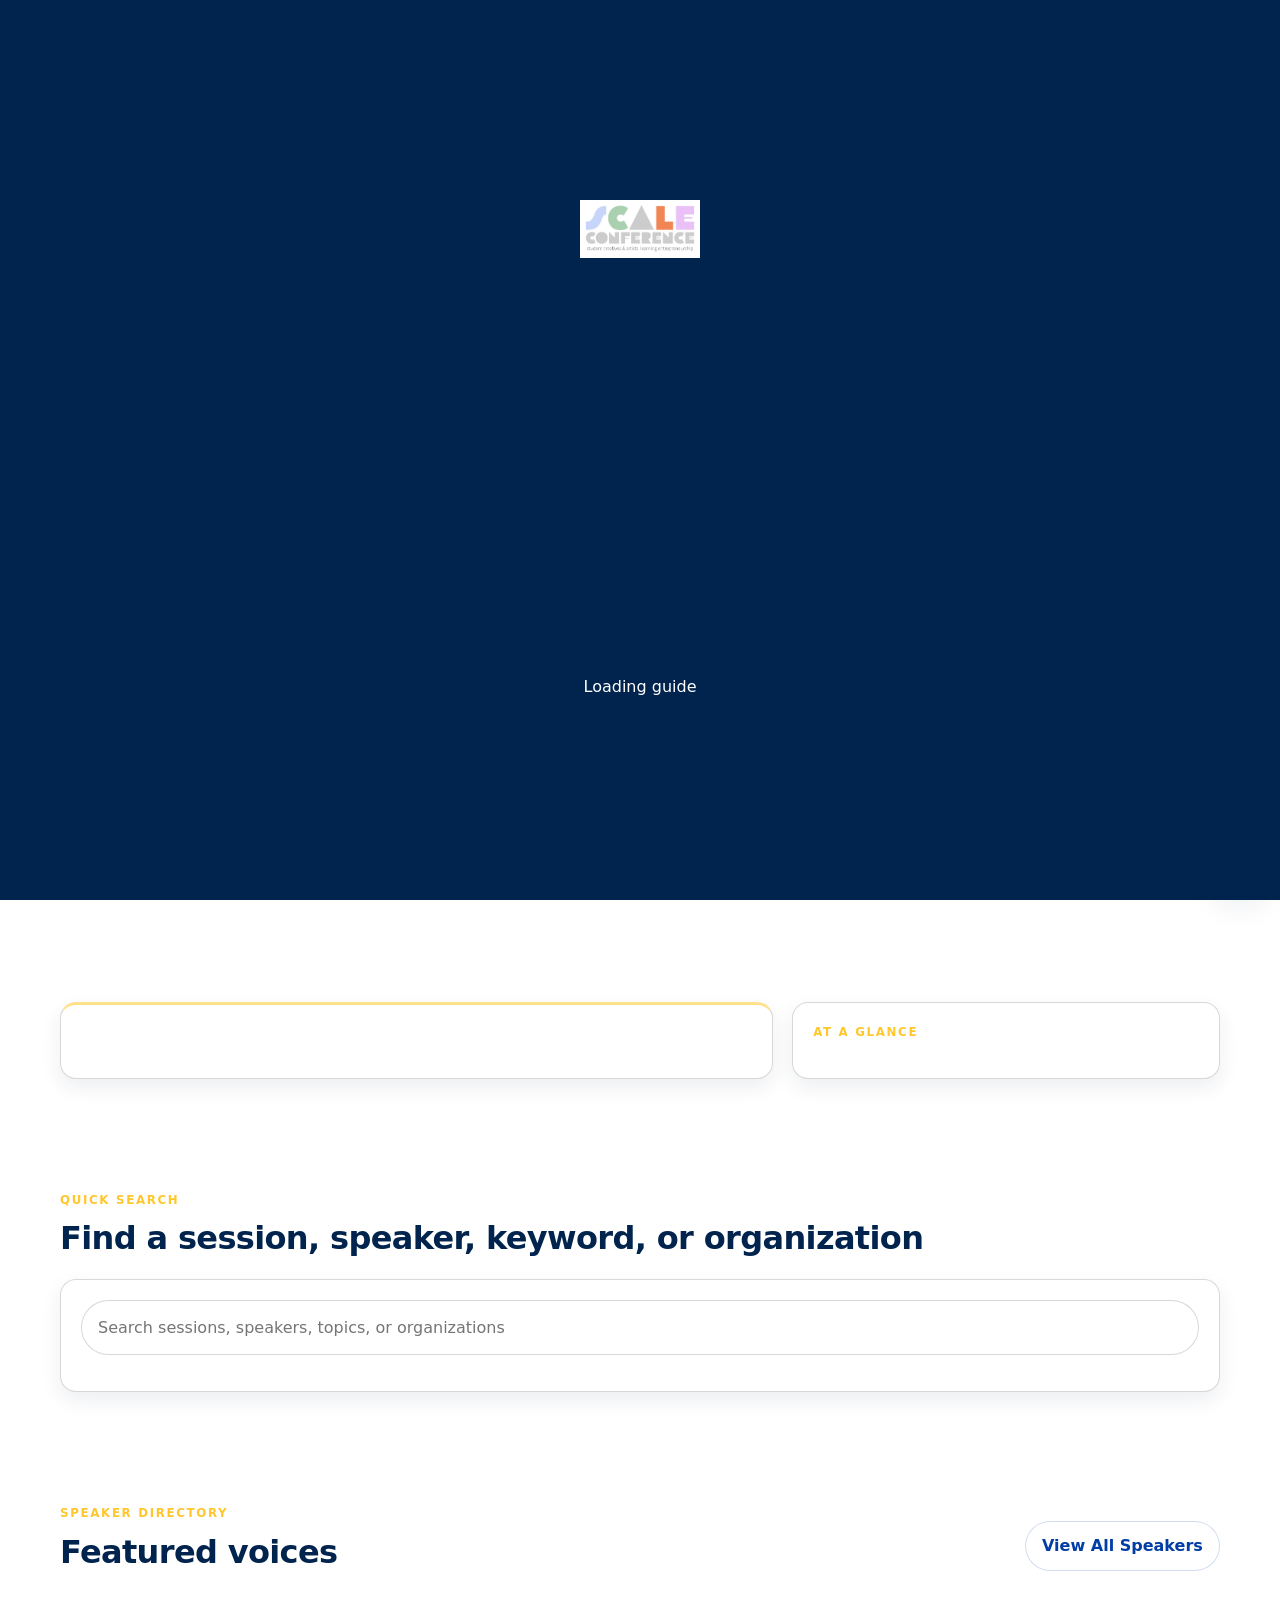
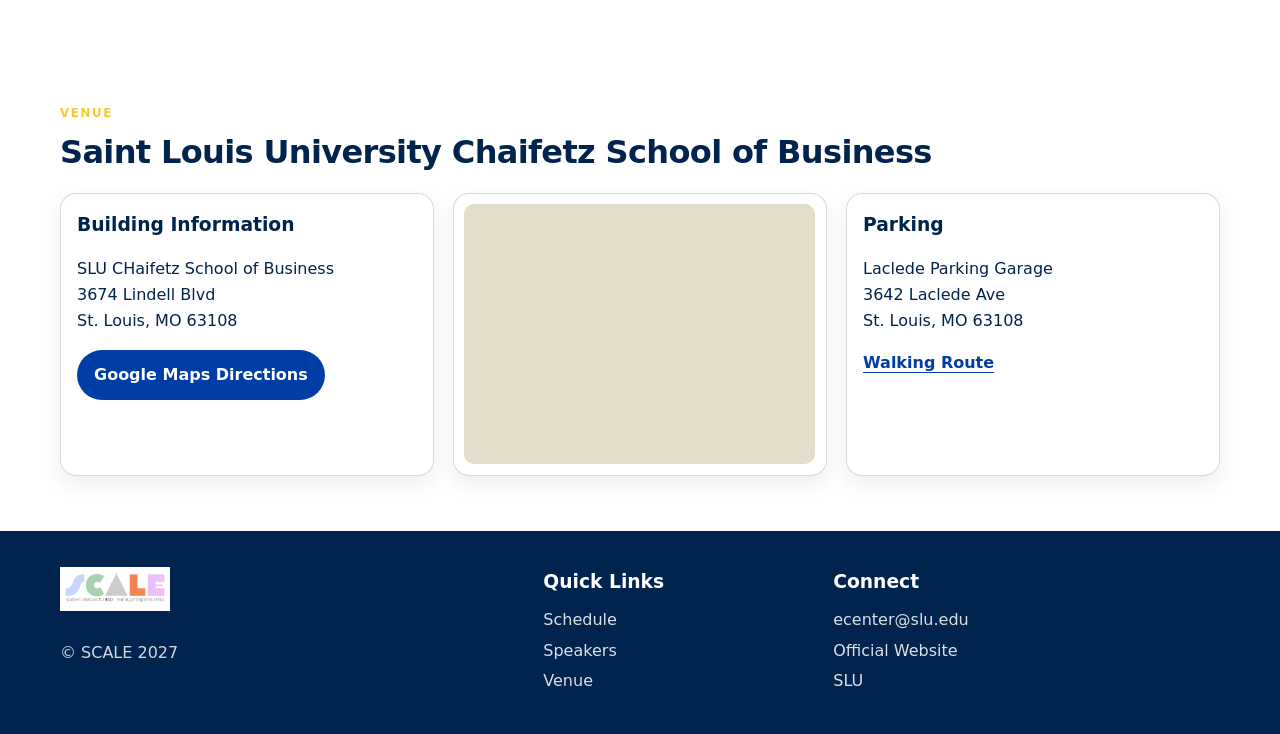
<file: index.html>
<!DOCTYPE html>
<html lang="en">
  <head>
    <meta charset="UTF-8" />
    <meta name="viewport" content="width=device-width, initial-scale=1.0, viewport-fit=cover" />
    <meta
      name="description"
      content="SCALE digital companion with dynamic schedules, speakers, search, venue details, and attendee updates."
    />
    <meta name="theme-color" content="#0b3d7c" />
    <title>SCALE 2027 | Saint Louis University</title>
    <link rel="preload" href="images/backgrounds/hero-pattern.svg" as="image" />
    <link rel="stylesheet" href="css/style.css" />
    <link rel="stylesheet" href="css/responsive.css" />
    <link rel="stylesheet" href="css/animations.css" />
  </head>
  <body data-page="home">
    <a class="skip-link" href="#main">Skip to content</a>
    <div id="loading-screen" class="loading-screen" aria-hidden="true">
      <div class="loading-logos">
        <img src="images/logos/Copy of 04 SCALE Conference with description.png" alt="SCALE" />
      </div>
      <span>Loading guide</span>
    </div>

    <header class="site-header">
      <nav class="nav container" aria-label="Primary navigation">
        <a class="brand" href="index.html" aria-label="SCALE home">
          <span class="brand-logos">
            <img src="images/logos/Copy of 04 SCALE Conference with description.png" alt="SCALE" />
          </span>
          <span class="brand-name"></span>
        </a>
        <button class="nav-toggle" type="button" aria-label="Toggle navigation" aria-expanded="false">
          <span></span><span></span><span></span>
        </button>
        <div class="nav-links">
          <a href="index.html">Home</a>
          <a href="#schedule">Schedule</a>
          <a href="speakers.html">Speakers</a>
          <a href="venue.html">Venue</a>
        </div>
      </nav>
    </header>

    <main id="main">
      <section class="hero">
        <div class="container hero-grid">
          <div class="hero-copy reveal">
            <p class="eyebrow">WELCOME TO</p>
            <h1>SCALE Conference 2027</h1>
            <p class="hero-subhead">Presented by The Chaifetz Center for Entrepreneurship, UMKC Regnier Institute for Entrepreneurship and Innovation, & Millikin University Center for Entrepreneurship </p>
            <p class="hero-date">July 22-24</p>
            <div class="hero-actions">
              <a class="btn btn-primary" href="#schedule">Explore Schedule</a>
              <a class="btn btn-secondary" href="speakers.html">Browse Speakers</a>
            </div>
          </div>
          <aside class="hero-panel reveal" aria-label="Conference highlights">
            <div class="hero-brand-card">
              <img src="images/logos/Copy of 02 SCALE with description.png" alt="SCALE" />
            </div>
            <div class="countdown-card">
              <p class="card-label">Conference Countdown</p>
              <h2>Friday, February 26, 2027</h2>
              <div id="countdown" class="countdown" aria-live="polite"></div>
            </div>
          </aside>
        </div>
      </section>

      <section id="schedule" class="section section-soft">
        <div class="container">
          <div class="section-heading split-heading">
            <div>
              <p class="eyebrow">Daily Schedule</p>
              <h2>Plan your experience</h2>
            </div>
            <div id="schedule-tabs" class="tabs" role="tablist" aria-label="Schedule days"></div>
          </div>
          <section class="daily-logistics" aria-labelledby="daily-logistics-title">
            <div>
              <p class="eyebrow">Daily Logistics</p>
              <h3 id="daily-logistics-title">Meals and shared moments</h3>
            </div>
            <div id="daily-logistics-list" class="daily-logistics-list" aria-live="polite"></div>
          </section>
          <div id="schedule-list" class="timeline" aria-live="polite"></div>
        </div>
      </section>

      <section id="keynote" class="section">
        <div class="container">
          <div class="feature-grid">
            <article id="featured-keynote" class="feature-card keynote-card"></article>
            <aside class="quick-card">
              <p class="card-label">At A Glance</p>
              <div id="conference-stats" class="stats-grid"></div>
            </aside>
          </div>
        </div>
      </section>

      <section id="search" class="section section-soft">
        <div class="container">
          <div class="section-heading">
            <p class="eyebrow">Quick Search</p>
            <h2>Find a session, speaker, keyword, or organization</h2>
          </div>
          <div class="search-shell">
            <input id="site-search" class="global-search" type="search" placeholder="Search sessions, speakers, topics, or organizations" aria-label="Search event content" />
            <div id="search-results" class="search-results" aria-live="polite"></div>
          </div>
        </div>
      </section>

      <section id="speakers-preview" class="section">
        <div class="container">
          <div class="section-heading split-heading">
            <div>
              <p class="eyebrow">Speaker Directory</p>
              <h2>Featured voices</h2>
            </div>
            <a class="btn btn-outline" href="speakers.html">View All Speakers</a>
          </div>
          <div id="speaker-preview-grid" class="speaker-grid preview-grid"></div>
        </div>
      </section>

      <section id="venue" class="section section-soft">
        <div class="container">
          <div class="section-heading">
            <p class="eyebrow">Venue</p>
            <h2>Saint Louis University Chaifetz School of Business</h2>
          </div>
          <div class="venue-layout">
            <article class="venue-card">
              <h3>Building Information</h3>
              <p>SLU CHaifetz School of Business<br />3674 Lindell Blvd<br />St. Louis, MO 63108</p>
              <div class="venue-actions">
                <a class="btn btn-primary" href="https://www.google.com/maps/dir/?api=1&destination=38.637204605740266,-90.23601499410955&travelmode=driving" target="_blank" rel="noopener noreferrer">Google Maps Directions</a>
              </div>
            </article>
            <article class="venue-card venue-map-card" aria-label="SLU CSB map">
              <iframe
                class="home-map-embed"
                width="100%"
                height="260"
                style="border:0"
                loading="lazy"
                allowfullscreen
                src="https://www.google.com/maps?q=38.637204605740266,-90.23601499410955&output=embed"
                title="Google Map for SLU Cook Hall">
              </iframe>
            </article>
            <article class="venue-card">
              <h3>Parking</h3>
              <p>Laclede Parking Garage<br />3642 Laclede Ave<br />St. Louis, MO 63108</p>
              <a class="text-link" href="https://www.google.com/maps/dir/?api=1&origin=3642%20Laclede%20Ave%2C%20St.%20Louis%2C%20MO%2063108&destination=38.637204605740266,-90.23601499410955&travelmode=walking" target="_blank" rel="noopener noreferrer">Walking Route</a>
            </article>
          </div>
        </div>
      </section>

    </main>

    <footer class="site-footer">
      <div class="container footer-grid">
        <div>
          <div class="footer-logos">
            <img src="images/logos/Copy of 02 SCALE with description.png" alt="SCALE" />
          </div>
          <p>&copy; SCALE 2027</p>
        </div>
        <div>
          <h3>Quick Links</h3>
          <a href="#schedule">Schedule</a>
          <a href="speakers.html">Speakers</a>
          <a href="venue.html">Venue</a>
        </div>
        <div>
          <h3>Connect</h3>
          <a href="mailto:ecenter@slu.edu">ecenter@slu.edu</a>
          <a href="https://www.scaleconference.art/" target="_blank" rel="noopener noreferrer">Official Website</a>
          <a href="https://www.slu.edu" target="_blank" rel="noopener noreferrer">SLU</a>
        </div>
      </div>
    </footer>
    <a class="back-to-top" href="#main" aria-label="Back to top">↑</a>

    <script src="js/utilities.js?v=20260717-4"></script>
    <script src="js/csv-loader.js?v=20260717-4"></script>
    <script src="js/schedule.js?v=20260721-1"></script>
    <script src="js/speakers.js?v=20260717-4"></script>
    <script src="js/app.js?v=20260717-4"></script>
  </body>
</html>
</file>
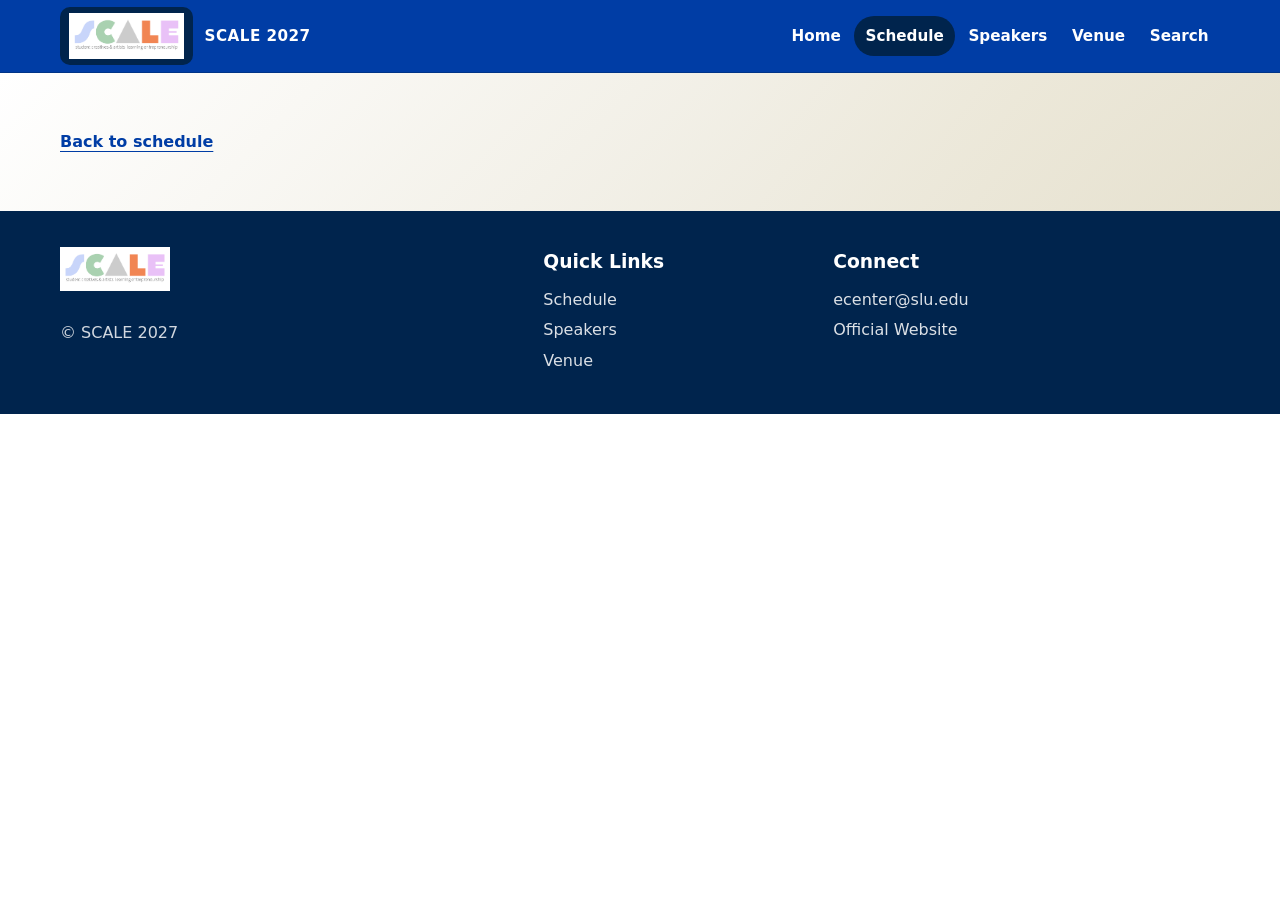
<file: session.html>
<!DOCTYPE html>
<html lang="en">
  <head>
    <meta charset="UTF-8" />
    <meta name="viewport" content="width=device-width, initial-scale=1.0, viewport-fit=cover" />
    <meta name="description" content="Dynamic session details for SCALE" />
    <meta name="theme-color" content="#0b3d7c" />
    <title>Session | SCALE 2027</title>
    <link rel="stylesheet" href="css/style.css" />
    <link rel="stylesheet" href="css/responsive.css" />
    <link rel="stylesheet" href="css/animations.css" />
  </head>
  <body data-page="session">
    <a class="skip-link" href="#main">Skip to content</a>
    <header class="site-header">
      <nav class="nav container" aria-label="Primary navigation">
        <a class="brand" href="index.html">
          <span class="brand-logos">
            <img src="images/logos/Copy of 02 SCALE with description.png" alt="SCALE" />
          </span>
          <span class="brand-name">SCALE 2027</span>
        </a>
        <button class="nav-toggle" type="button" aria-label="Toggle navigation" aria-expanded="false">
          <span></span><span></span><span></span>
        </button>
        <div class="nav-links">
          <a href="index.html">Home</a>
          <a href="index.html#schedule">Schedule</a>
          <a href="speakers.html">Speakers</a>
          <a href="venue.html">Venue</a>
          <a href="index.html#search">Search</a>
        </div>
      </nav>
    </header>

    <main id="main">
      <section class="page-hero session-page-hero">
        <div class="container">
          <a class="text-link" href="index.html#schedule">Back to schedule</a>
          <div id="session-detail" class="session-detail"></div>
        </div>
      </section>
    </main>

    <footer class="site-footer">
      <div class="container footer-grid">
        <div>
          <div class="footer-logos">
            <img src="images/logos/Copy of 02 SCALE with description.png" alt="SCALE" />
          </div>
          <p>&copy; SCALE 2027</p>
        </div>
        <div>
          <h3>Quick Links</h3>
          <a href="index.html#schedule">Schedule</a>
          <a href="speakers.html">Speakers</a>
          <a href="venue.html">Venue</a>
        </div>
        <div>
          <h3>Connect</h3>
          <a href="mailto:ecenter@slu.edu">ecenter@slu.edu</a>
          <a href="https://www.scaleconference.art/" target="_blank" rel="noopener noreferrer">Official Website</a>
        </div>
      </div>
    </footer>

    <script src="js/utilities.js?v=20260717-4"></script>
    <script src="js/csv-loader.js?v=20260717-4"></script>
    <script src="js/speakers.js?v=20260717-4"></script>
    <script src="js/schedule.js?v=20260721-1"></script>
    <script src="js/app.js?v=20260717-4"></script>
  </body>
</html>
</file>
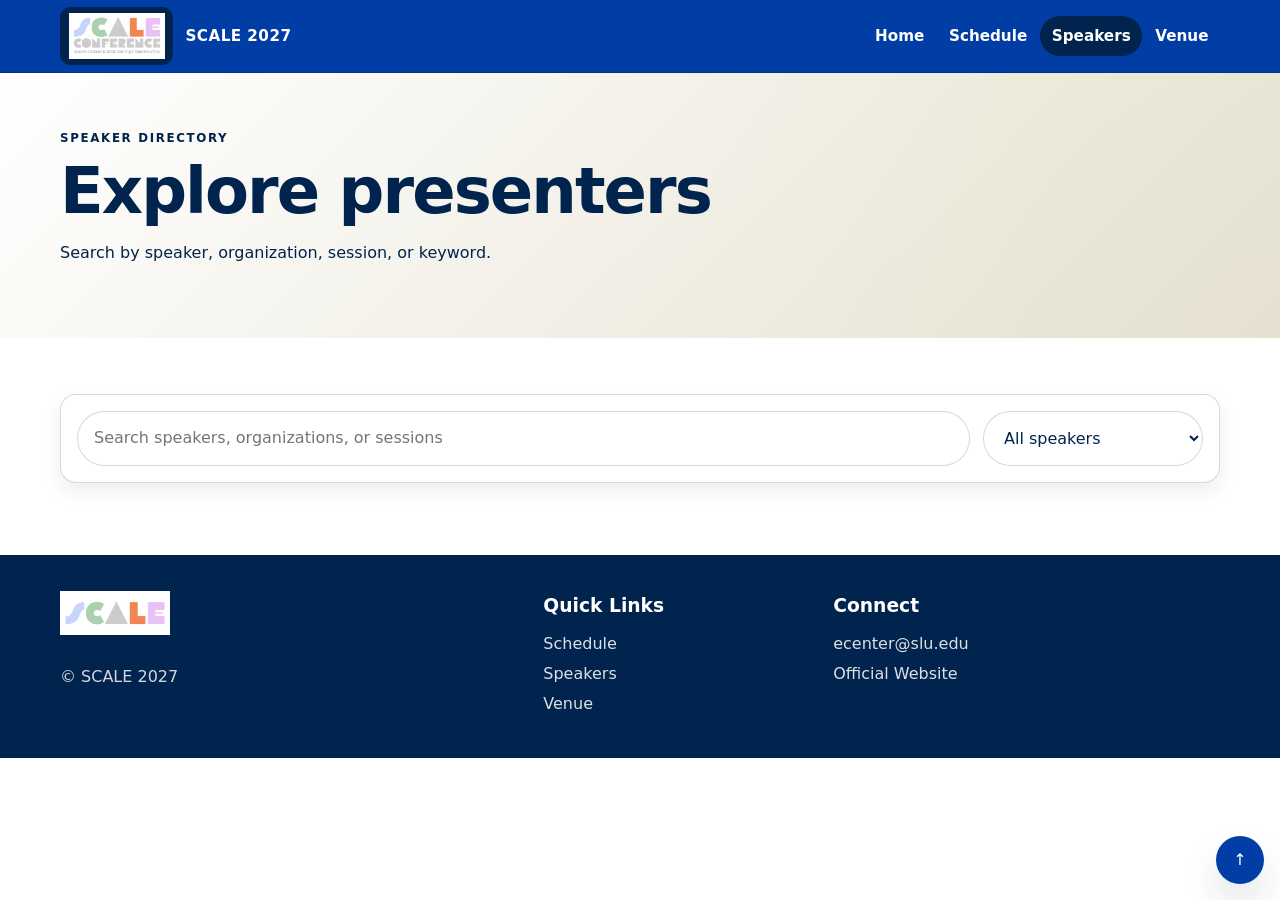
<file: speakers.html>
<!DOCTYPE html>
<html lang="en">
  <head>
    <meta charset="UTF-8" />
    <meta name="viewport" content="width=device-width, initial-scale=1.0, viewport-fit=cover" />
    <meta name="description" content="Searchable speaker directory for SCALE />
    <meta name="theme-color" content="#0b3d7c" />
    <title>Speakers | SCALE 2027</title>
    <link rel="stylesheet" href="css/style.css" />
    <link rel="stylesheet" href="css/responsive.css" />
    <link rel="stylesheet" href="css/animations.css" />
  </head>
  <body data-page="speakers">
    <a class="skip-link" href="#main">Skip to content</a>
    <header class="site-header">
      <nav class="nav container" aria-label="Primary navigation">
        <a class="brand" href="index.html">
          <span class="brand-logos">
            <img src="images/logos/Copy of 04 SCALE Conference with description.png" alt="SCALE Conference" />
          </span>
          <span class="brand-name">SCALE 2027</span>
        </a>
        <button class="nav-toggle" type="button" aria-label="Toggle navigation" aria-expanded="false">
          <span></span><span></span><span></span>
        </button>
        <div class="nav-links">
          <a href="index.html">Home</a>
          <a href="index.html#schedule">Schedule</a>
          <a href="speakers.html">Speakers</a>
          <a href="venue.html">Venue</a>
        </div>
      </nav>
    </header>

    <main id="main">
      <section class="page-hero">
        <div class="container">
          <p class="eyebrow">Speaker Directory</p>
          <h1>Explore presenters</h1>
          <p>Search by speaker, organization, session, or keyword.</p>
        </div>
      </section>

      <section class="section">
        <div class="container">
          <div class="toolbar">
            <input id="speaker-search" class="speaker-search" type="search" placeholder="Search speakers, organizations, or sessions" aria-label="Search speakers" />
            <select id="speaker-filter" aria-label="Filter speakers">
              <option value="all">All speakers</option>
              <option value="organization">With organization</option>
              <option value="email">With contact</option>
              <option value="sessions">With sessions</option>
            </select>
          </div>
          <div id="speaker-count" class="result-count"></div>
          <div id="speakers-grid" class="speaker-grid"></div>
        </div>
      </section>
    </main>

    <footer class="site-footer">
      <div class="container footer-grid">
        <div>
          <div class="footer-logos">
            <img src="images/logos/Copy of 01 SCALE.png" alt="SCALE" />
          </div>
          <p>&copy; SCALE 2027</p>
        </div>
        <div>
          <h3>Quick Links</h3>
          <a href="index.html#schedule">Schedule</a>
          <a href="speakers.html">Speakers</a>
          <a href="venue.html">Venue</a>
        </div>
        <div>
          <h3>Connect</h3>
          <a href="mailto:ecenter@slu.edu">ecenter@slu.edu</a>
          <a href="https://www.scaleconference.art/" target="_blank" rel="noopener noreferrer">Official Website</a>
        </div>
      </div>
    </footer>
    <a class="back-to-top" href="#main" aria-label="Back to top">↑</a>

    <script src="js/utilities.js?v=20260717-4"></script>
    <script src="js/csv-loader.js?v=20260717-4"></script>
    <script src="js/speakers.js?v=20260717-4"></script>
    <script src="js/app.js?v=20260717-4"></script>
  </body>
</html>
</file>
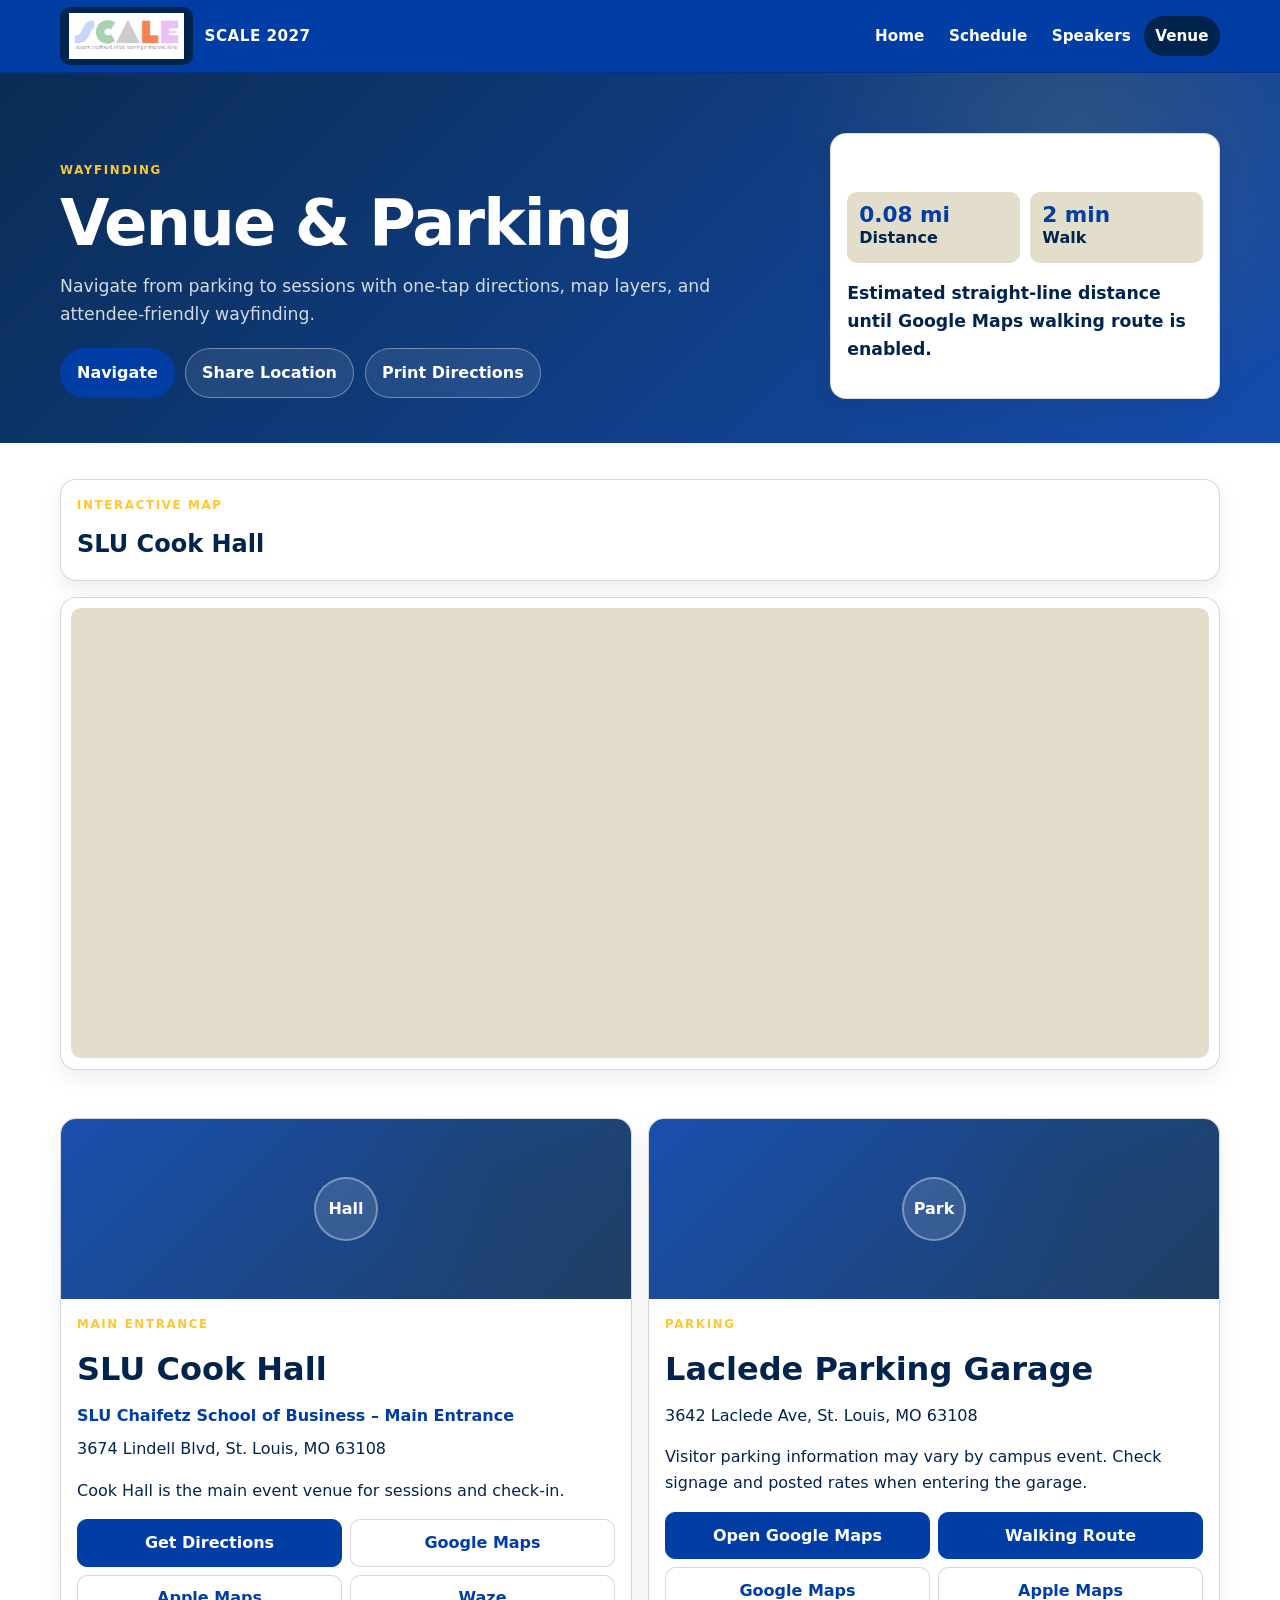
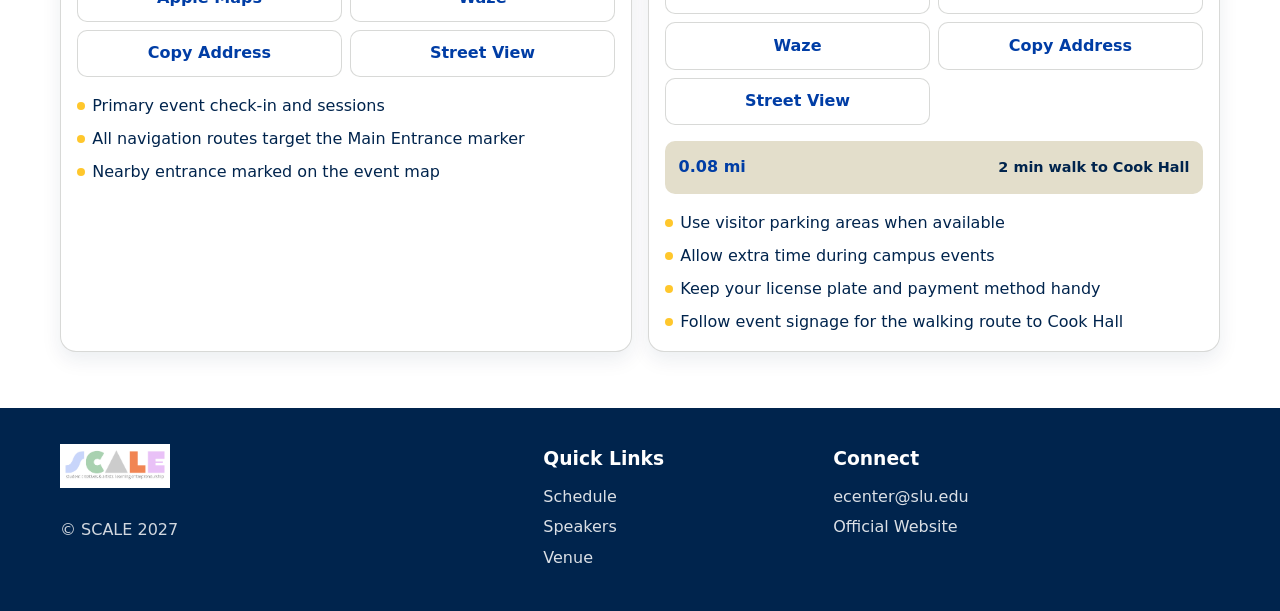
<file: venue.html>
<!DOCTYPE html>
<html lang="en">
  <head>
    <meta charset="UTF-8" />
    <meta name="viewport" content="width=device-width, initial-scale=1.0, viewport-fit=cover" />
    <meta name="description" content="Interactive venue, parking, and wayfinding guide for SCALE 2027" />
    <meta name="theme-color" content="#0b3d7c" />
    <title>Venue & Parking | SCALE 2027 </title>
    <link rel="stylesheet" href="css/style.css" />
    <link rel="stylesheet" href="css/responsive.css" />
    <link rel="stylesheet" href="css/animations.css" />
    <link rel="stylesheet" href="css/venue.css" />
  </head>
  <body data-page="venue">
    <a class="skip-link" href="#main">Skip to content</a>
    <header class="site-header">
      <nav class="nav container" aria-label="Primary navigation">
        <a class="brand" href="index.html">
          <span class="brand-logos">
            <img src="images/logos/Copy of 02 SCALE with description.png" alt="SCALE" />
          </span>
          <span class="brand-name">SCALE 2027</span>
        </a>
        <button class="nav-toggle" type="button" aria-label="Toggle navigation" aria-expanded="false">
          <span></span><span></span><span></span>
        </button>
        <div class="nav-links">
          <a href="index.html">Home</a>
          <a href="index.html#schedule">Schedule</a>
          <a href="speakers.html">Speakers</a>
          <a href="venue.html">Venue</a>
        </div>
      </nav>
    </header>

    <main id="main">
      <section class="venue-hero-pro">
        <div class="container venue-hero-grid">
          <div>
            <p class="eyebrow">Wayfinding</p>
            <h1 id="venue-hero-title">Venue & Parking</h1>
            <p id="venue-hero-subtitle">Loading venue details...</p>
            <div class="venue-hero-actions">
              <button id="primary-navigate" class="btn btn-primary" type="button">Navigate</button>
              <button id="share-location" class="btn btn-secondary" type="button">Share Location</button>
              <button id="print-directions" class="btn btn-secondary" type="button">Print Directions</button>
            </div>
          </div>
          <aside class="route-summary-card" aria-live="polite">
            <p class="card-label">Parking to Event Hall</p>
            <div class="route-metrics">
              <div><strong id="walking-distance">--</strong><span>Distance</span></div>
              <div><strong id="walking-duration">--</strong><span>Walk</span></div>
            </div>
            <p id="route-status">Route will calculate when the map loads.</p>
          </aside>
        </div>
      </section>

      <section class="venue-map-section">
        <div class="container">
          <div class="map-command-bar" aria-label="Map controls">
            <div>
              <p class="card-label">Interactive Map</p>
              <h2 id="map-heading">SLU Chaifetz School of Business</h2>
            </div>
          </div>
          <div class="map-shell-pro">
            <iframe
              class="venue-map-embed"
              width="100%"
              height="450"
              style="border:0"
              loading="lazy"
              allowfullscreen
              src="https://www.google.com/maps?q=38.637204605740266,-90.23601499410955&output=embed"
              title="Google Map for Chaifetz School of Business">
            </iframe>
          </div>
        </div>
      </section>

      <section class="section venue-detail-section">
        <div class="container">
          <div id="location-cards" class="location-card-grid"></div>
        </div>
      </section>

    </main>

    <div class="sticky-navigate">
      <button id="sticky-navigate-button" class="btn btn-primary" type="button">Navigate to Venue</button>
    </div>

    <footer class="site-footer">
      <div class="container footer-grid">
        <div>
          <div class="footer-logos">
            <img src="images/logos/Copy of 02 SCALE with description.png" alt="SCALE" />
          </div>
          <p>&copy; SCALE 2027</p>
        </div>
        <div>
          <h3>Quick Links</h3>
          <a href="index.html#schedule">Schedule</a>
          <a href="speakers.html">Speakers</a>
          <a href="venue.html">Venue</a>
        </div>
        <div>
          <h3>Connect</h3>
          <a href="mailto:ecenter">ecenter@slu.edu</a>
          <a href="https://www.slu.edu/education/" target="_blank" rel="noopener noreferrer">Official Website</a>
        </div>
      </div>
    </footer>

    <script>
      window.SLI_GOOGLE_MAPS_API_KEY = window.SLI_GOOGLE_MAPS_API_KEY || "";
    </script>
    <script src="js/utilities.js?v=20260717-4"></script>
    <script src="js/app.js?v=20260717-4"></script>
    <script src="js/venue.js?v=20260717-4"></script>
  </body>
</html>
</file>
<file: css/style.css>
:root {
  --blue: #003DA5;
  --blue-900: #00244D;
  --blue-700: #53C3EE;
  --gold: #FFC72C;
  --gray-50: #FFFFFF;
  --gray-100: #E3DECB;
  --gray-200: #C8C9C7;
  --bronze: #795D3E;
  --teal: #8FD6BD;
  --green: #8EE764;
  --orange: #ED8B00;
  --text: #00244D;
  --muted: #00244D;
  --surface: #FFFFFF;
  --border: rgba(200, 201, 199, 0.7);
  --shadow: 0 18px 34px rgba(0, 36, 77, 0.12);
  --soft-shadow: 0 8px 20px rgba(0, 36, 77, 0.08);
  --radius: 16px;
  --radius-sm: 10px;
  --container: 1160px;
  --space-1: 0.5rem;
  --space-2: 0.75rem;
  --space-3: 1rem;
  --space-4: 1.5rem;
  --space-5: 2.25rem;
  --space-6: 3rem;
  color-scheme: light;
}

* {
  box-sizing: border-box;
}

html {
  scroll-behavior: smooth;
}

body {
  margin: 0;
  overflow-x: hidden;
  color: var(--text);
  background: var(--gray-50);
  font-family: Inter, ui-sans-serif, system-ui, -apple-system, BlinkMacSystemFont, "Segoe UI", sans-serif;
  font-size: 16px;
  line-height: 1.62;
  -webkit-font-smoothing: antialiased;
  text-rendering: optimizeLegibility;
}

img {
  display: block;
  max-width: 100%;
}

a {
  color: inherit;
  text-decoration: none;
}

button,
input,
select {
  font: inherit;
}

button:focus-visible,
a:focus-visible,
input:focus-visible,
select:focus-visible {
  outline: 3px solid rgba(83, 195, 238, 0.85);
  outline-offset: 3px;
}

.skip-link {
  position: absolute;
  left: 1rem;
  top: -4rem;
  z-index: 100;
  padding: 0.75rem 1rem;
  border-radius: var(--radius-sm);
  color: #FFFFFF;
  background: var(--blue);
}

.skip-link:focus {
  top: 1rem;
}

.container {
  width: min(var(--container), calc(100% - 2rem));
  margin: 0 auto;
}

.site-header {
  position: sticky;
  top: 0;
  z-index: 50;
  border-bottom: 1px solid rgba(0, 36, 77, 0.35);
  background: var(--blue);
  backdrop-filter: blur(16px);
}

.nav {
  min-height: 72px;
  display: flex;
  align-items: center;
  justify-content: space-between;
  gap: var(--space-3);
}

.brand {
  display: inline-flex;
  align-items: center;
  gap: var(--space-2);
  min-width: 0;
}

.brand-logos,
.footer-logos,
.hero-brand-card {
  display: inline-flex;
  align-items: center;
  gap: var(--space-2);
}

.brand-logos {
  padding: 0.35rem 0.55rem;
  border-radius: var(--radius-sm);
  background: var(--blue-900);
}

.brand-logos img {
  width: auto;
  height: 46px;
  max-width: 220px;
  object-fit: contain;
}

.brand-name {
  font-weight: 900;
  letter-spacing: 0.03em;
  color: #FFFFFF;
  white-space: nowrap;
  font-size: 0.95rem;
}

.nav-links {
  display: flex;
  align-items: center;
  gap: 0.1rem;
}

.nav-links a {
  min-height: 40px;
  display: inline-flex;
  align-items: center;
  padding: 0.48rem 0.72rem;
  border-radius: 999px;
  color: #FFFFFF;
  font-weight: 800;
  font-size: 0.95rem;
  transition: background-color 180ms ease, color 180ms ease;
}

.nav-links a:hover {
  color: #FFFFFF;
  background: var(--blue-900);
}

body[data-page="home"] .nav-links a[href="index.html"],
body[data-page="speakers"] .nav-links a[href="speakers.html"],
body[data-page="session"] .nav-links a[href*="schedule"],
body[data-page="venue"] .nav-links a[href="venue.html"] {
  color: #FFFFFF;
  background: var(--blue-900);
}

.nav-toggle {
  display: none;
  width: 46px;
  height: 46px;
  border: 1px solid var(--border);
  border-radius: var(--radius-sm);
  background: #FFFFFF;
}

.nav-toggle span {
  display: block;
  width: 22px;
  height: 2px;
  margin: 4px auto;
  background: var(--blue-900);
}

.hero {
  position: relative;
  overflow: hidden;
  padding: 4.25rem 0;
  color: #FFFFFF;
  background:
    linear-gradient(90deg, rgba(0, 36, 77, 0.92), rgba(0, 61, 165, 0.84)),
    url("../images/backgrounds/hero-pattern.svg") center / cover;
}

.hero-grid,
.feature-grid,
.venue-layout,
.footer-grid {
  display: grid;
  gap: 1.2rem;
}

.hero-grid {
  grid-template-columns: minmax(0, 1.28fr) minmax(280px, 0.58fr);
  align-items: center;
}

.hero-grid > *,
.feature-grid > *,
.venue-layout > *,
.footer-grid > *,
.speaker-grid > *,
.timeline > * {
  min-width: 0;
}

.eyebrow,
.card-label {
  margin: 0 0 0.65rem;
  color: var(--gold);
  text-transform: uppercase;
  letter-spacing: 0.14em;
  font-size: 0.74rem;
  font-weight: 900;
}

.hero h1,
.page-hero h1 {
  margin: 0;
  max-width: 820px;
  font-size: clamp(2.45rem, 5.4vw, 4.7rem);
  line-height: 1.02;
  letter-spacing: -0.03em;
}

.hero-subhead {
  margin: 1rem 0 0;
  font-size: clamp(1.25rem, 2vw, 1.55rem);
  font-weight: 900;
}

.hero-date {
  margin: 0.2rem 0 0;
  color: rgba(255, 255, 255, 0.84);
  font-size: 1.12rem;
}

.hero-actions,
.venue-actions,
.chip-row {
  display: flex;
  flex-wrap: wrap;
  gap: 0.7rem;
  align-items: center;
}

.hero-actions {
  margin-top: 1.35rem;
}

.btn {
  min-height: 44px;
  display: inline-flex;
  align-items: center;
  justify-content: center;
  border: 1px solid transparent;
  border-radius: 999px;
  padding: 0.7rem 1rem;
  font-weight: 900;
  transition: transform 160ms ease, box-shadow 160ms ease, background 160ms ease, border-color 160ms ease;
}

.btn:hover {
  transform: translateY(-1px);
  box-shadow: var(--soft-shadow);
}

.btn-primary {
  color: #FFFFFF;
  background: var(--blue);
}

.hero .btn-primary {
  color: var(--blue);
  background: #FFFFFF;
}

.btn-secondary {
  color: #FFFFFF;
  border-color: rgba(255, 255, 255, 0.36);
  background: rgba(255, 255, 255, 0.09);
}

.btn-outline {
  color: var(--blue);
  border-color: rgba(0, 61, 165, 0.18);
  background: #FFFFFF;
}

.hero-panel {
  display: grid;
  gap: 1rem;
  justify-items: center;
}

.hero-brand-card,
.countdown-card,
.feature-card,
.quick-card,
.search-shell,
.session-card,
.speaker-card,
.venue-card,
.announcement-card,
.session-detail-card,
.toolbar {
  border: 1px solid var(--border);
  border-radius: var(--radius);
  background: var(--surface);
  box-shadow: var(--soft-shadow);
}

.hero-brand-card,
.countdown-card {
  padding: 0.9rem;
}

.hero-brand-card {
  width: min(100%, 300px);
  justify-content: center;
  justify-self: center;
  background: var(--blue-900);
}

.hero-brand-card img {
  width: auto;
  height: 96px;
  max-width: 260px;
  object-fit: contain;
}

.countdown-card {
  width: 100%;
}

.countdown-card h2 {
  margin: 0;
  color: var(--text);
  font-size: 1.1rem;
  line-height: 1.25;
}

.countdown,
.stats-grid {
  display: grid;
  grid-template-columns: repeat(3, minmax(0, 1fr));
  gap: 0.65rem;
  margin-top: 1rem;
}

.countdown div,
.stats-grid div {
  min-width: 0;
  padding: 0.7rem;
  border-radius: var(--radius-sm);
  text-align: center;
  background: var(--gray-100);
}

.countdown strong,
.stats-grid strong {
  display: block;
  color: var(--blue);
  font-size: 1.35rem;
  line-height: 1;
}

.countdown span,
.stats-grid span {
  color: var(--muted);
  font-size: 0.78rem;
  font-weight: 800;
}

.section,
.page-hero {
  padding: 3.5rem 0;
}

.section-soft {
  background: #FFFFFF;
}

.section-heading {
  margin-bottom: 1.35rem;
}

.split-heading {
  display: flex;
  align-items: end;
  justify-content: space-between;
  gap: 1rem;
}

.section-heading h2,
.feature-card h2,
.quick-card h2 {
  margin: 0;
  color: var(--text);
  font-size: clamp(1.65rem, 2.5vw, 2.25rem);
  line-height: 1.16;
  letter-spacing: -0.02em;
}

.section-heading p:not(.eyebrow),
.page-hero p,
.venue-card p,
.announcement-card p {
  color: var(--muted);
}

.tabs {
  display: flex;
  flex-wrap: wrap;
  gap: 0.5rem;
}

.tab-btn {
  min-height: 40px;
  border: 1px solid var(--border);
  border-radius: 999px;
  padding: 0.55rem 0.85rem;
  color: var(--muted);
  background: #FFFFFF;
  font-weight: 900;
  cursor: pointer;
}

.tab-btn.active {
  color: #FFFFFF;
  background: var(--blue);
  border-color: var(--blue);
}

.timeline {
  display: grid;
  gap: 1rem;
}

.daily-logistics {
  display: grid;
  gap: 0.75rem;
  margin: -0.25rem 0 1.35rem;
}

.daily-logistics h3 {
  margin: 0;
  color: var(--ink);
  font-size: 1rem;
}

.daily-logistics-list {
  display: flex;
  flex-wrap: wrap;
  gap: 0.6rem;
}

.logistics-card {
  display: inline-flex;
  flex-wrap: wrap;
  gap: 0.35rem 0.55rem;
  align-items: center;
  min-height: 42px;
  padding: 0.5rem 0.75rem;
  border: 1px solid rgba(11, 61, 124, 0.18);
  border-radius: 999px;
  background: #FFFFFF;
  box-shadow: var(--soft-shadow);
}

.logistics-card span {
  color: #FFFFFF;
  font-size: 0.78rem;
  font-weight: 900;
  line-height: 1;
  padding: 0.28rem 0.45rem;
  border-radius: 999px;
  background: var(--blue);
}

.logistics-card strong {
  color: var(--ink);
  font-size: 0.88rem;
  line-height: 1.25;
}

.timeline-block {
  display: grid;
  grid-template-columns: 170px minmax(0, 1fr);
  gap: 0.9rem;
  position: relative;
}

.timeline-time {
  position: sticky;
  top: 88px;
  align-self: start;
  padding: 0.7rem 0.8rem;
  border-radius: var(--radius-sm);
  color: var(--blue);
  background: #FFFFFF;
  box-shadow: var(--soft-shadow);
  font-weight: 900;
  white-space: nowrap;
}

.timeline-sessions {
  display: grid;
  grid-template-columns: repeat(2, minmax(0, 1fr));
  align-items: stretch;
  gap: 0.85rem;
}

.session-card {
  overflow: hidden;
  height: 100%;
  transition: transform 160ms ease, box-shadow 160ms ease, border-color 160ms ease;
}

.session-card:hover,
.speaker-card:hover,
.venue-card:hover,
.announcement-card:hover {
  transform: translateY(-1px);
  box-shadow: var(--shadow);
}

.session-card a {
  display: grid;
  gap: 0.65rem;
  height: 100%;
  padding: 1rem;
}

.agenda-card {
  border-color: rgba(11, 61, 124, 0.16);
  background: #FFFFFF;
  grid-column: 1 / -1;
}

.agenda-card-body {
  display: grid;
  gap: 0.65rem;
  height: 100%;
  padding: 1rem;
}

.session-card.keynote {
  border-color: rgba(255, 199, 44, 0.5);
  grid-column: 1 / -1;
}

.session-topline,
.detail-meta {
  display: flex;
  flex-wrap: wrap;
  gap: 0.55rem;
  color: var(--blue);
  font-weight: 900;
}

.session-card h3 {
  margin: 0;
  font-size: 1.05rem;
  line-height: 1.28;
}

.session-card p,
.speaker-card p {
  margin: 0;
  color: var(--muted);
}

.chip {
  display: inline-flex;
  align-items: center;
  min-height: 28px;
  padding: 0.25rem 0.55rem;
  border-radius: 999px;
  color: var(--blue);
  background: var(--gray-100);
  font-size: 0.78rem;
  font-weight: 900;
}

.feature-grid {
  grid-template-columns: 1.25fr 0.75fr;
}

.feature-card,
.quick-card,
.search-shell,
.session-detail-card {
  padding: 1.25rem;
}

.keynote-card {
  background: var(--surface);
  border-top: 3px solid rgba(255, 199, 44, 0.55);
}

.search-shell {
  display: grid;
  gap: 1rem;
}

.global-search,
.speaker-search,
#speaker-filter {
  width: 100%;
  min-height: 52px;
  border: 1px solid var(--border);
  border-radius: 999px;
  padding: 0.85rem 1rem;
  color: var(--text);
  background: #FFFFFF;
}

.search-results {
  display: grid;
  gap: 0.75rem;
}

.search-result,
.related-card {
  display: grid;
  gap: 0.35rem;
  padding: 0.9rem;
  border: 1px solid var(--border);
  border-radius: var(--radius-sm);
  background: var(--gray-50);
}

.search-result small,
.related-card span {
  color: var(--muted);
}

.speaker-grid {
  display: grid;
  grid-template-columns: repeat(2, minmax(0, 1fr));
  gap: 1rem;
}

.speaker-card {
  display: grid;
  grid-template-columns: 72px minmax(0, 1fr);
  gap: 0.9rem;
  padding: 1rem;
  height: 100%;
}

.preview-grid .speaker-card:nth-child(n + 7) {
  display: none;
}

.speaker-photo {
  width: 72px;
  height: 72px;
  border-radius: 50%;
  object-fit: cover;
  border: 3px solid rgba(255, 199, 44, 0.28);
  background: var(--gray-100);
}

.speaker-card h3 {
  margin: 0;
  line-height: 1.22;
  font-size: 1.05rem;
}

.speaker-credentials {
  color: var(--blue) !important;
  font-weight: 900;
}

.speaker-org {
  font-weight: 800;
}

.speaker-sessions {
  margin-top: 0.75rem;
  padding-top: 0.75rem;
  border-top: 1px solid var(--border);
}

.speaker-sessions h4 {
  margin: 0 0 0.35rem;
  font-size: 0.84rem;
}

.speaker-sessions ul {
  margin: 0;
  padding-left: 1rem;
  color: var(--muted);
}

.speaker-sessions li {
  margin-bottom: 0.55rem;
}

.read-more-btn {
  display: inline-flex;
  min-height: 32px;
  align-items: center;
  justify-content: center;
  margin-top: 0.3rem;
  border: 1px solid rgba(0, 61, 165, 0.18);
  border-radius: 999px;
  padding: 0.3rem 0.7rem;
  color: var(--blue);
  background: #FFFFFF;
  font-size: 0.84rem;
  font-weight: 900;
  cursor: pointer;
}

.read-more-btn:hover {
  color: #FFFFFF;
  background: var(--blue);
}

body.modal-open {
  overflow: hidden;
}

.speaker-modal {
  position: fixed;
  inset: 0;
  z-index: 100;
  display: grid;
  place-items: center;
  padding: 1rem;
  background: rgba(0, 36, 77, 0.58);
}

.speaker-modal-panel {
  position: relative;
  width: min(760px, 100%);
  max-height: min(84vh, 860px);
  overflow: auto;
  padding: 1.25rem;
  border-radius: var(--radius-sm);
  color: var(--text);
  background: #FFFFFF;
  box-shadow: var(--shadow);
}

.modal-close {
  position: absolute;
  top: 0.8rem;
  right: 0.8rem;
  width: 40px;
  height: 40px;
  border: 1px solid var(--border);
  border-radius: 50%;
  color: var(--blue-900);
  background: #FFFFFF;
  font-size: 1.4rem;
  line-height: 1;
  cursor: pointer;
}

.speaker-profile-head {
  display: grid;
  grid-template-columns: 84px minmax(0, 1fr);
  gap: 1rem;
  align-items: center;
  padding-right: 3rem;
}

.speaker-profile-head .speaker-photo {
  width: 84px;
  height: 84px;
}

.speaker-profile-head h2 {
  margin: 0;
  line-height: 1.12;
}

.profile-sessions {
  display: grid;
  gap: 1rem;
  margin-top: 1.2rem;
}

.profile-session {
  padding-top: 1rem;
  border-top: 1px solid var(--border);
}

.profile-session h3 {
  margin: 0 0 0.55rem;
  line-height: 1.22;
}

.profile-description {
  white-space: pre-wrap;
}

.toolbar {
  display: grid;
  grid-template-columns: 1fr 220px;
  gap: 0.8rem;
  padding: 1rem;
  margin-bottom: 0.8rem;
}

.result-count {
  margin-bottom: 1rem;
  color: var(--muted);
  font-weight: 800;
}

.venue-layout {
  grid-template-columns: repeat(3, minmax(0, 1fr));
}

.venue-card {
  padding: 1rem;
}

.venue-map-card {
  padding: 0.65rem;
}

.home-map-embed {
  display: block;
  width: 100%;
  height: 260px;
  border-radius: var(--radius-sm);
  background: var(--gray-100);
}

.venue-card h3,
.announcement-card h3 {
  margin: 0 0 0.45rem;
  display: block;
}

.map-art {
  position: relative;
  min-height: 210px;
  margin-bottom: 1rem;
  overflow: hidden;
  border-radius: var(--radius-sm);
  background:
    linear-gradient(90deg, transparent 48%, rgba(0, 61, 165,.18) 48% 52%, transparent 52%),
    linear-gradient(0deg, transparent 48%, rgba(0, 61, 165,.16) 48% 52%, transparent 52%),
    var(--gray-100);
}

.pin {
  position: absolute;
  width: 22px;
  height: 22px;
  border: 4px solid #FFFFFF;
  border-radius: 50%;
  background: var(--gold);
  box-shadow: 0 0 0 8px rgba(0, 61, 165,.12);
}

.pin-building {
  left: 28%;
  top: 35%;
}

.pin-parking {
  right: 22%;
  bottom: 26%;
  background: var(--blue);
}

.route-line {
  position: absolute;
  left: 34%;
  top: 45%;
  width: 42%;
  height: 4px;
  border-radius: 999px;
  background: var(--blue);
  transform: rotate(18deg);
}

.text-link {
  color: var(--blue);
  font-weight: 900;
  text-decoration: underline;
  text-underline-offset: 4px;
}

.announcement-grid,
.related-grid {
  display: grid;
  grid-template-columns: repeat(4, minmax(0, 1fr));
  gap: 0.9rem;
  margin-top: 1rem;
}

.announcement-card {
  padding: 1rem;
  height: 100%;
}

code {
  padding: 0.1rem 0.35rem;
  border-radius: 6px;
  color: var(--blue);
  background: var(--gray-100);
}

.page-hero {
  background:
    linear-gradient(135deg, rgba(255,255,255,.92), rgba(227, 222, 203,.92)),
    radial-gradient(circle at 80% 10%, rgba(255, 199, 44,.18), transparent 28%);
}

.page-hero h1 {
  color: var(--text);
  font-size: clamp(2.3rem, 5vw, 4.5rem);
}

.session-detail-card h1 {
  margin: 0;
  font-size: clamp(2rem, 4vw, 4rem);
  line-height: 1.04;
}

.session-detail-card h2 {
  margin: 1.4rem 0 0.45rem;
}

.mini-speaker {
  display: grid;
  grid-template-columns: 58px 1fr;
  gap: 0.75rem;
  align-items: start;
  padding: 0.8rem;
  border-radius: var(--radius-sm);
  background: var(--gray-50);
}

.mini-speaker img {
  width: 58px;
  height: 58px;
  border-radius: 50%;
}

.site-footer {
  padding: 2.25rem 0;
  color: rgba(255,255,255,.82);
  background: var(--blue-900);
}

.footer-grid {
  grid-template-columns: minmax(0, 1.2fr) minmax(180px, 0.7fr) minmax(220px, 1fr);
  align-items: start;
}

.footer-grid h3 {
  margin: 0 0 0.6rem;
  color: #FFFFFF;
}

.footer-grid a {
  display: block;
  margin: 0.28rem 0;
  color: rgba(255,255,255,.86);
}

.footer-logos {
  margin-bottom: 0.8rem;
  gap: 0.75rem;
}

.footer-logos img {
  width: auto;
  height: 44px;
  max-width: 240px;
  object-fit: contain;
}

.back-to-top {
  position: fixed;
  right: 1rem;
  bottom: 1rem;
  z-index: 40;
  width: 48px;
  height: 48px;
  display: grid;
  place-items: center;
  border-radius: 50%;
  color: #FFFFFF;
  background: var(--blue);
  box-shadow: var(--shadow);
}

.loading-screen {
  position: fixed;
  inset: 0;
  z-index: 200;
  display: grid;
  place-items: center;
  gap: 1rem;
  color: #FFFFFF;
  background: var(--blue-900);
  transition: opacity 300ms ease, visibility 300ms ease;
}

.loading-screen.loaded {
  opacity: 0;
  visibility: hidden;
}

.loading-logos {
  display: flex;
  gap: 0.8rem;
}

.loading-logos img {
  height: 58px;
  width: auto;
  max-width: 280px;
  object-fit: contain;
}

.empty-state {
  padding: 1rem;
  border-radius: var(--radius-sm);
  color: var(--muted);
  background: var(--gray-100);
}

@media (prefers-color-scheme: dark) {
  :root {
    --gray-50: #FFFFFF;
    --gray-100: #E3DECB;
    --gray-200: #C8C9C7;
    --surface: #FFFFFF;
    --text: #00244D;
    --muted: #00244D;
    --border: rgba(0, 36, 77, 0.12);
  }

  .section-soft,
  .tab-btn,
  .btn-outline,
  .global-search,
  .speaker-search,
  #speaker-filter {
    background: #FFFFFF;
  }

  .site-header {
    background: var(--blue);
  }

  .countdown-card,
  .feature-card,
  .quick-card,
  .search-shell,
  .session-card,
  .speaker-card,
  .venue-card,
  .announcement-card,
  .session-detail-card,
  .toolbar,
  .search-result,
  .related-card,
  .timeline-time,
  .empty-state {
    background: #FFFFFF;
    color: var(--text);
  }

  .brand-logos,
  .hero-brand-card {
    background: var(--blue-900);
  }

  .countdown div,
  .stats-grid div,
  .chip,
  code,
  .mini-speaker,
  .map-art {
    background: var(--gray-100);
  }

  .nav-links a,
  .section-heading p:not(.eyebrow),
  .page-hero p,
  .venue-card p,
  .announcement-card p,
  .session-card p,
  .speaker-card p,
  .search-result small,
  .related-card span,
  .countdown span,
  .stats-grid span {
    color: var(--muted);
  }

  .session-card h3,
  .speaker-card h3,
  .venue-card h3,
  .announcement-card h3,
  .countdown-card h2,
  .section-heading h2,
  .feature-card h2,
  .quick-card h2,
  .brand-name,
  .page-hero h1 {
    color: var(--text);
  }

  .session-topline,
  .detail-meta,
  .chip,
  .text-link {
    color: var(--blue);
  }
}
</file>
<file: css/responsive.css>
.nav.open .nav-links {
  display: flex;
}

@media (max-width: 1080px) {
  .brand-name {
    display: none;
  }

  .brand-logos img {
    max-width: 196px;
  }

  .speaker-grid {
    grid-template-columns: repeat(2, minmax(0, 1fr));
  }
}

@media (max-width: 880px) {
  .hero-grid,
  .feature-grid,
  .venue-layout,
  .footer-grid {
    grid-template-columns: 1fr;
  }

  .timeline-block {
    grid-template-columns: 1fr;
  }

  .timeline-sessions {
    grid-template-columns: 1fr;
  }

  .timeline-time {
    position: static;
  }

  .split-heading {
    align-items: start;
    flex-direction: column;
  }
}

@media (max-width: 720px) {
  .container {
    width: min(100% - 1.5rem, var(--container));
  }

  .nav {
    min-height: 68px;
  }

  .nav-toggle {
    display: block;
  }

  .nav-links {
    position: absolute;
    top: 68px;
    left: 0.75rem;
    right: 0.75rem;
    display: none;
    flex-direction: column;
    align-items: stretch;
    padding: 0.75rem;
    border: 1px solid var(--border);
    border-radius: var(--radius);
    background: rgba(255, 255, 255, 0.98);
    box-shadow: var(--shadow);
  }

  .nav-links a {
    justify-content: flex-start;
    color: var(--blue-900);
  }

  .brand-logos img {
    height: 38px;
    max-width: 180px;
  }

  .hero {
    padding: 3rem 0;
  }

  .hero h1 {
    font-size: 2.7rem;
  }

  .hero-actions,
  .venue-actions {
    flex-direction: column;
    align-items: stretch;
  }

  .btn {
    width: 100%;
  }

  .speaker-grid,
  .announcement-grid,
  .related-grid {
    grid-template-columns: 1fr;
  }

  .toolbar {
    grid-template-columns: 1fr;
  }

  .session-card a,
  .feature-card,
  .quick-card,
  .search-shell,
  .venue-card,
  .session-detail-card {
    padding: 1rem;
  }

  .section,
  .page-hero {
    padding: 2.75rem 0;
  }
}

@media (max-width: 480px) {
  .container {
    width: min(100% - 1rem, var(--container));
  }

  .brand-logos {
    gap: 0.45rem;
    padding: 0.3rem 0.45rem;
  }

  .brand-logos img {
    height: 34px;
    max-width: 160px;
  }

  .hero h1 {
    font-size: 2.2rem;
    letter-spacing: -0.025em;
  }

  .hero-panel {
    justify-items: center;
  }

  .hero-brand-card {
    width: min(100%, 340px);
    justify-self: center;
    justify-content: center;
  }

  .hero-brand-card img {
    height: 70px;
    max-width: 220px;
  }

  .countdown,
  .stats-grid {
    grid-template-columns: 1fr;
  }

  .speaker-card {
    grid-template-columns: 1fr;
  }

  .speaker-profile-head {
    grid-template-columns: 1fr;
    padding-right: 2.8rem;
  }

  .speaker-photo {
    width: 70px;
    height: 70px;
  }
}
</file>
<file: css/animations.css>
.reveal {
  opacity: 0;
  transform: translateY(16px);
  transition: opacity 520ms ease, transform 520ms ease;
}

.reveal.visible {
  opacity: 1;
  transform: translateY(0);
}

.session-card,
.speaker-card,
.venue-card,
.announcement-card,
.btn,
.search-result,
.related-card {
  will-change: transform;
}

.loading-screen span {
  animation: pulseText 1.4s ease-in-out infinite;
}

@keyframes pulseText {
  0%,
  100% {
    opacity: 0.55;
  }
  50% {
    opacity: 1;
  }
}

@media (prefers-reduced-motion: reduce) {
  *,
  *::before,
  *::after {
    animation-duration: 0.01ms !important;
    animation-iteration-count: 1 !important;
    scroll-behavior: auto !important;
    transition-duration: 0.01ms !important;
  }

  .reveal {
    opacity: 1;
    transform: none;
  }
}
</file>
<file: css/venue.css>
.venue-hero-pro {
  padding: 3.75rem 0 2.75rem;
  color: #FFFFFF;
  background:
    radial-gradient(circle at 84% 20%, rgba(255, 199, 44, 0.12), transparent 26%),
    linear-gradient(135deg, rgba(0, 36, 77, 0.96), rgba(0, 61, 165, 0.92));
}

.venue-hero-grid {
  display: grid;
  grid-template-columns: minmax(0, 1.2fr) minmax(280px, 0.62fr);
  gap: 1rem;
  align-items: end;
}

.venue-hero-pro h1 {
  margin: 0;
  font-size: clamp(2.4rem, 5vw, 4.4rem);
  line-height: 1.02;
  letter-spacing: -0.03em;
}

.venue-hero-pro p:not(.eyebrow) {
  max-width: 680px;
  color: rgba(255, 255, 255, 0.82);
  font-size: 1.08rem;
}

.venue-hero-actions {
  display: flex;
  flex-wrap: wrap;
  gap: 0.65rem;
  margin-top: 1.2rem;
}

.route-summary-card,
.map-command-bar,
.map-shell-pro,
.location-card {
  border: 1px solid var(--border);
  border-radius: var(--radius);
  background: var(--surface);
  box-shadow: var(--soft-shadow);
}

.route-summary-card {
  padding: 1rem;
  color: var(--text);
}

.route-summary-card .card-label {
  color: var(--gold);
}

.route-metrics {
  display: grid;
  grid-template-columns: repeat(2, minmax(0, 1fr));
  gap: 0.65rem;
  margin: 0.85rem 0;
}

.route-metrics div {
  min-width: 0;
  padding: 0.75rem;
  border-radius: var(--radius-sm);
  background: var(--gray-100);
}

.route-metrics strong {
  display: block;
  color: var(--blue);
  font-size: 1.35rem;
  line-height: 1;
}

.route-metrics span,
#route-status {
  color: var(--muted);
  font-weight: 800;
}

.venue-map-section {
  padding: 2.25rem 0 0;
  background: var(--gray-50);
}

.map-command-bar {
  display: flex;
  justify-content: space-between;
  align-items: end;
  gap: 0.9rem;
  padding: 1rem;
  margin-bottom: 1rem;
}

.map-command-bar h2 {
  margin: 0;
}

.map-shell-pro {
  position: relative;
  overflow: hidden;
  padding: 0.65rem;
}

.venue-map-embed {
  width: 100%;
  border-radius: var(--radius-sm);
  overflow: hidden;
  background: var(--gray-100);
}

.venue-map-embed {
  display: block;
  height: 450px;
}

.fallback-map-art {
  position: relative;
  width: min(100%, 620px);
  min-height: 300px;
  overflow: hidden;
  border-radius: 22px;
  background:
    linear-gradient(90deg, transparent 48%, rgba(0, 61, 165,.18) 48% 52%, transparent 52%),
    linear-gradient(0deg, transparent 48%, rgba(0, 61, 165,.16) 48% 52%, transparent 52%),
    radial-gradient(circle at 26% 36%, rgba(255, 199, 44,.28), transparent 10%),
    radial-gradient(circle at 72% 64%, rgba(0, 61, 165,.22), transparent 12%),
    #E3DECB;
}

.fallback-pin {
  position: absolute;
  width: 28px;
  height: 28px;
  border: 4px solid #FFFFFF;
  border-radius: 50%;
  box-shadow: 0 0 0 10px rgba(0, 61, 165,.14);
  animation: markerPulse 1.8s ease-in-out infinite;
}

.venue-pin {
  left: 25%;
  top: 34%;
  background: var(--gold);
}

.parking-pin {
  right: 23%;
  bottom: 28%;
  background: var(--blue);
}

.fallback-route {
  position: absolute;
  left: 31%;
  top: 46%;
  width: 44%;
  height: 5px;
  border-radius: 999px;
  background: var(--blue);
  transform: rotate(19deg);
}

@keyframes markerPulse {
  0%,
  100% { transform: scale(1); }
  50% { transform: scale(1.12); }
}

.venue-detail-section {
  padding-top: 3rem;
}

.location-card-grid {
  display: grid;
  grid-template-columns: repeat(2, minmax(0, 1fr));
  gap: 1rem;
}

.location-card {
  overflow: hidden;
}

.location-image {
  min-height: 180px;
  display: grid;
  place-items: center;
  color: #FFFFFF;
  background:
    linear-gradient(135deg, rgba(0, 61, 165,.9), rgba(0, 36, 77,.88)),
    radial-gradient(circle at 75% 24%, rgba(255, 199, 44,.3), transparent 28%);
}

.location-image span {
  width: 64px;
  height: 64px;
  display: grid;
  place-items: center;
  border: 2px solid rgba(255,255,255,.35);
  border-radius: 50%;
  background: rgba(255,255,255,.12);
  font-weight: 900;
}

.location-content {
  padding: 1rem;
}

.location-content h2 {
  margin: 0 0 0.4rem;
  font-size: clamp(1.4rem, 2.6vw, 2rem);
}

.location-content address {
  margin-bottom: 1rem;
  color: var(--muted);
  font-style: normal;
}

.navigation-label {
  margin: 0 0 0.45rem;
  color: var(--blue);
  font-weight: 900;
}

.action-grid {
  display: grid;
  grid-template-columns: repeat(2, minmax(0, 1fr));
  gap: 0.5rem;
  margin: 1rem 0;
}

.action-button {
  min-height: 42px;
  border: 1px solid var(--border);
  border-radius: var(--radius-sm);
  padding: 0.6rem 0.7rem;
  color: var(--blue);
  background: #FFFFFF;
  font-weight: 900;
  cursor: pointer;
  text-align: center;
}

.action-button.primary {
  color: #FFFFFF;
  border-color: var(--blue);
  background: var(--blue);
}

.info-list {
  display: grid;
  gap: 0.45rem;
  padding: 0;
  margin: 1rem 0 0;
  list-style: none;
}

.info-list li {
  display: flex;
  gap: 0.45rem;
  color: var(--muted);
}

.info-list li::before {
  content: "";
  width: 8px;
  height: 8px;
  flex: 0 0 auto;
  margin-top: 0.55rem;
  border-radius: 50%;
  background: var(--gold);
}

.parking-route-chip {
  display: flex;
  align-items: center;
  justify-content: space-between;
  gap: 0.75rem;
  margin: 0.9rem 0;
  padding: 0.85rem;
  border-radius: var(--radius-sm);
  color: var(--blue);
  background: var(--gray-100);
  font-weight: 900;
}

.parking-route-chip span {
  color: var(--muted);
  font-size: 0.9rem;
}

.sticky-navigate {
  position: fixed;
  left: 50%;
  bottom: 1rem;
  z-index: 60;
  width: min(420px, calc(100% - 2rem));
  transform: translateX(-50%);
  display: none;
}

.sticky-navigate .btn {
  width: 100%;
  box-shadow: 0 16px 40px rgba(0, 36, 77, 0.28);
}

.copy-toast {
  position: fixed;
  left: 50%;
  bottom: 5rem;
  z-index: 80;
  transform: translateX(-50%);
  padding: 0.7rem 1rem;
  border-radius: 999px;
  color: #FFFFFF;
  background: var(--blue-900);
  box-shadow: var(--shadow);
}

@media (max-width: 980px) {
  .venue-hero-grid,
  .location-card-grid,
  .map-command-bar {
    grid-template-columns: 1fr;
  }

  .map-command-bar {
    display: grid;
    align-items: start;
  }

}

@media (max-width: 720px) {
  .venue-hero-pro {
    padding: 3rem 0 2rem;
  }

  .venue-hero-actions,
  .action-grid {
    grid-template-columns: 1fr;
    flex-direction: column;
    align-items: stretch;
  }

  .venue-map-embed {
    height: 430px;
  }

  .sticky-navigate {
    display: block;
  }
}

@media (prefers-color-scheme: dark) {
  .route-summary-card,
  .map-command-bar,
  .map-shell-pro,
  .location-card {
    background: var(--surface);
    color: var(--text);
  }

  .action-button {
    background: #FFFFFF;
    color: var(--blue);
  }

  .route-metrics div,
  .fallback-map-art {
    background-color: var(--gray-100);
  }
}
</file>
